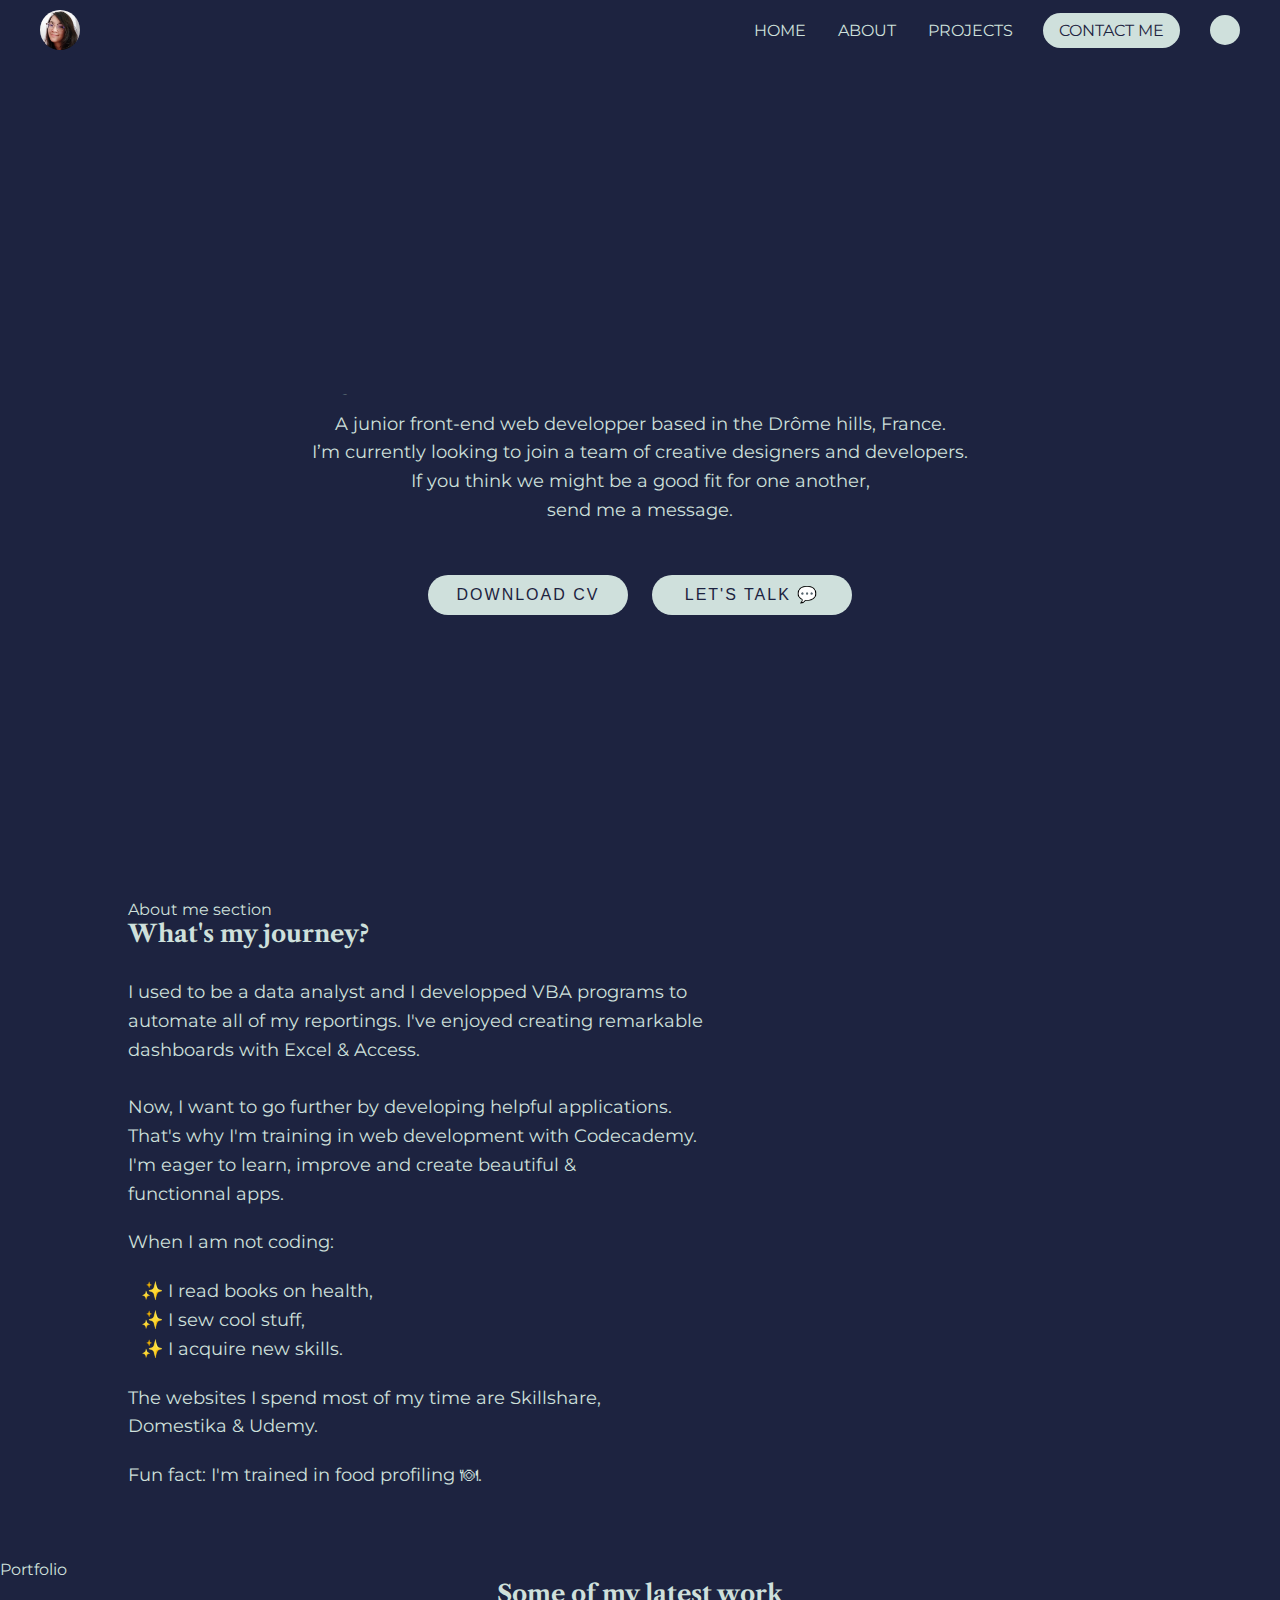
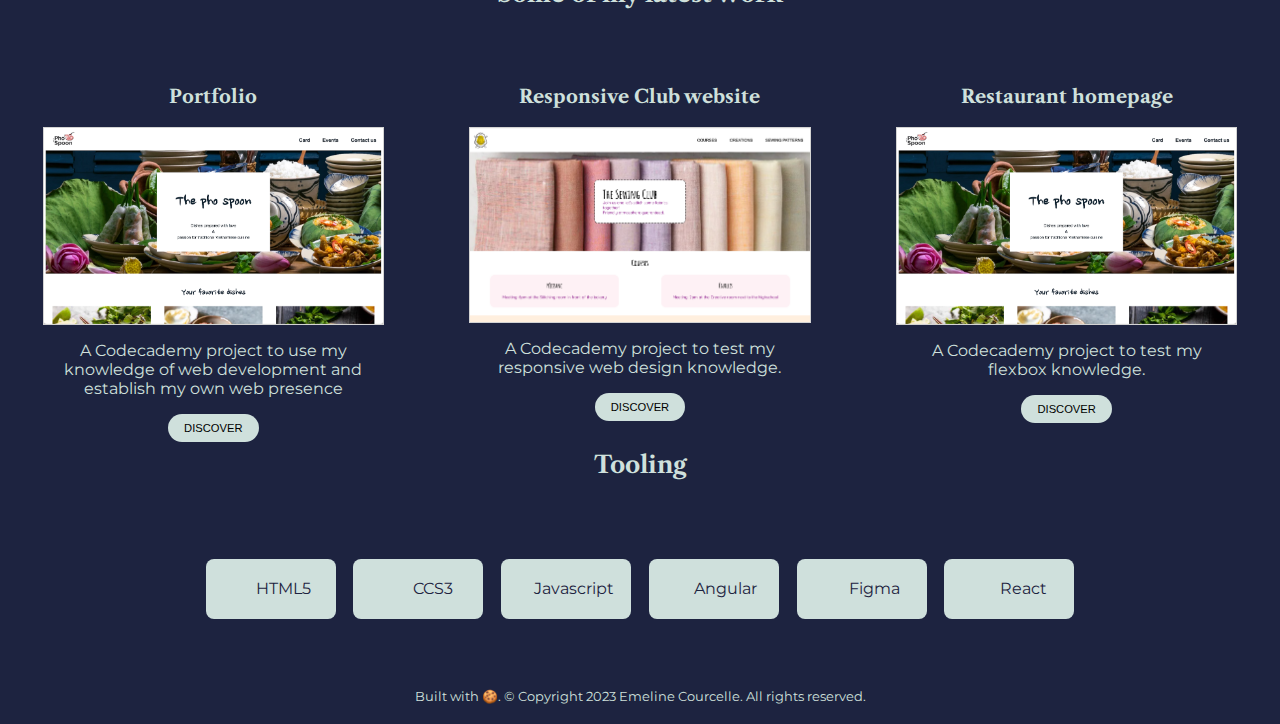
<file: index.html>
<!DOCTYPE html>
<html lang="en">
<head>
    <meta charset="UTF-8">
    <meta http-equiv="X-UA-Compatible" content="IE=edge">
    <meta name="viewport" content="width=device-width, initial-scale=1.0">
    <link href="style.css" rel="stylesheet">
    <link rel="preconnect" href="https://fonts.googleapis.com">
    <link rel="preconnect" href="https://fonts.gstatic.com" crossorigin>
    <link href="https://fonts.googleapis.com/css2?family=Libre+Caslon+Text:ital,wght@0,400;0,700;1,400&family=Montserrat:wght@300;400;600;800&display=swap" rel="stylesheet">
    <link rel="stylesheet" href="https://cdnjs.cloudflare.com/ajax/libs/font-awesome/6.4.0/css/all.min.css" integrity="sha512-iecdLmaskl7CVkqkXNQ/ZH/XLlvWZOJyj7Yy7tcenmpD1ypASozpmT/E0iPtmFIB46ZmdtAc9eNBvH0H/ZpiBw==" crossorigin="anonymous" referrerpolicy="no-referrer" />
    <title>Portfolio</title>
</head>
<body class="dark">
    <header>
        <div class="navbar">
            <div class="logo">
                <img class="header_logo-img" src="images/photo-profil - carre - petit.jpg" alt="Emeline Courcelle">
            </div>
            <div class="left_menu">
                <ul class="links">
                    <li><a href="hero">Home</a></li>
                    <li><a href="about">About</a></li>
                    <li><a href="projects">Projects</a></li>
                </ul>
                <a href="#" class="action_btn">Contact me</a>
                <div class="toggle_btn"><i class="fa-solid fa-bars"></i></div>
                <div class="theme-toggle-btn dark">
                    <i class="fas fa-moon"></i>
                </div>
            </div>
            
        </div>

        <div class="dropdown_menu open">
            <ul class="links">
                <li><a href="hero">Home</a></li>
                <li><a href="about">About</a></li>
                <li><a href="projects">Projects</a></li>
                <li><a href="#" class="action_btn">Contact me</a></li>
            </ul>
        </div>

        <script>
            // dropdown menu
            const toggleBtn = document.querySelector('.toggle_btn')
            const toggleBtnIcon = document.querySelector('.toggle_btn i')
            const dropDownMenu = document.querySelector('.dropdown_menu')

            toggleBtn.onclick = function () {
                dropDownMenu.classList.toggle('open')
                const isOpen = dropDownMenu.classList.contains('open')

                toggleBtnIcon.classList = isOpen
                    ? 'fa-solid fa-xmark'
                    : 'fa-solid fa-bars'
            }

            // dark mode
            const toggleDarkBtn = document.querySelector('.theme-toggle-btn')
            const body = document.querySelector('body')
            const toggleDarkBtnIcon = document.querySelector('.theme-toggle-btn i')

            toggleDarkBtn.addEventListener('click', function () {
                toggleDarkBtn.classList.toggle('dark')
                body.classList.toggle('dark')

                const isDark = toggleDarkBtn.classList.contains('dark')

                toggleDarkBtnIcon.classList = isDark
                    ? 'fas fa-sun'
                    : 'fas fa-moon'
            })
                
        </script>
    </header>

    <section id="hero" class="hero">
        <div class="container">
            <div class="info">
                <h1 class="hero-primary">Hey, I'm <span>Emeline Courcelle &#x1F44B;</span></h1>
                <p class="text-primary">A junior front-end web developper based in the Drôme hills, France.
                <br>I’m currently looking to join a team of creative designers and developers.
                <br>If you think we might be a good fit for one another,
                <br> send me a message. </p>
                <div class="hero_btn">
                    <button class="dl_cv">Download CV</button>
                    <button class="email"><a href="mailto:emeline.courcelle@gmail.com">Let's talk &#x1F4AC;</a></button>
                </div>
            </div>
        </div>
    </section>

    <section id="about" class="about">
        <span>About me section</span>
        <h2>What's my journey?</h2>
        
        <p>I used to be a data analyst and I developped VBA programs to automate all of my&nbsp;reportings.
            I've enjoyed creating remarkable dashboards with&nbsp;Excel&nbsp;&&nbsp;Access.<br><br>
            Now, I want to go further by developing helpful applications.<br>
            That's why I'm training in web development with&nbsp;Codecademy.<br>
            I'm eager to learn, improve and create beautiful & functionnal&nbsp;apps.<br>
        </p>
        <p>When I am not coding:</p>
        <ul class="sparkles">
            <li>I read books on health,</li>
            <li>I sew cool stuff,</li>
            <li>I acquire new skills.</li>
        </ul>

        <p>The websites I spend most of my time are Skillshare, Domestika&nbsp;&&nbsp;Udemy.</p>
        <p>Fun fact: I'm trained in food profiling &#x1F37D;.</p>
    </section>

    <section id="projects" class="projects">
        <span>Portfolio</span>
        <h2>Some of my latest work</h2>
        <div class="container">
            <div class="left project">
                <div class="sub-container">
                    <h3>Portfolio</h3>
                    <img class="project-picture" src="images/the-pho-spoon.png" alt="portfolio homepage">
                    <p>A Codecademy project to use my knowledge of web development and establish my own web presence</p>
                    <button>Discover</button>
                </div>
            </div>
            <div class="center project">
                <div class="sub-container">
                    <h3>Responsive Club website</h3>
                    <img class="project-picture" src="images/Sewing-club.png" alt="sewing club swebsie homepage">
                    <p>A Codecademy project to test my responsive web design knowledge.</p>
                    <button>Discover</button>
                </div>
            </div>
            <div class="right project">
                <div class="sub-container">
                    <h3>Restaurant homepage</h3>
                    <img class="project-picture" src="images/the-pho-spoon.png" alt="restaurant homepage project homepage">
                    <p>A Codecademy project to test my flexbox knowledge.</p>
                    <button>Discover</button>
                </div>
            </div>
        </div>
    </section>
    
    <section id="tooling" class="tooling">
        <h2>Tooling</h2>
        <div class="container">
            <div class="box-content">
                <div class="box-icon"><i class="fa-brands fa-html5"></i></div>
                <div class="box-text"><p>HTML5</p></div>
            </div>
            <div class="box-content">
                <div class="box-icon"><i class="fa-brands fa-css3-alt"></i></div>
                <div class="box-text"><p>CCS3</p></div>
            </div>
            <div class="box-content">
                <div class="box-icon"><i class="fa-brands fa-square-js"></i></div>
                <div class="box-text"><p>Javascript</p></div>
            </div>
            <div class="box-content">
                <div class="box-icon"><i class="fa-brands fa-angular"></i></div>
                <div class="box-text"><p>Angular</p></div>
            </div>
            <div class="box-content">
                <div class="box-icon"><i class="fa-brands fa-figma"></i></div>
                <div class="box-text"><p>Figma</p></div>
            </div>
            <div class="box-content">
                <div class="box-icon"><i class="fa-brands fa-react"></i></div>
                <div class="box-text"><p>React</p></div>
            </div>
        </div>
    </section>
    <footer>
        <p>Built with &#x1F36A;. © Copyright 2023 Emeline Courcelle. All rights reserved.</p>
    </footer>
</body>
</html>
</file>
<file: style.css>
/* BASES */
* {
    box-sizing: border-box;
    padding: 0;
    margin: 0;
    transition: color 0.1s ease, background-color 0.2s ease;
}

:root {
    --primary-color: antiquewhite;
    --secondary-color: #ffbfb0;
    --accent-color: #cfe0dc;
    --text-color: black;
}
/* COULEURS PALETTE 
rose : #ffbfb0
jaune: #fce4c1
vert : #cfe0dc
vert légèrement + foncé : #c0dad4
*/

html {
    scroll-behavior: smooth;
}

body {
    background-color: var(--primary-color);
    color : var(--text-color);
    font-family: 'Montserrat', 'Source Sans Pro', sans-serif;
    font-size: 16px;
}

body.dark {
    --primary-color:#1d2340;
    --secondary-color:#cfe0dc;
    --text-color: #cfe0dc;
    --btn-text-color: #1d2340;
}

h1 {
    font-family: 'Libre Caslon Text';
    font-size: 40px;
}

h2 {
    font-family: 'Libre Caslon Text';
    margin-bottom: 30px;
}

h3 {
    font-family: 'Libre Caslon Text';
}

a {
    text-decoration: none;
    font-size: 1rem;
    text-decoration: none;
    color: var(--text-color);
}

li {
    list-style: none;
}

img {
    width: 400px;
}

/* LIGHT & DARK MODE */
.theme-toggle-btn {
    position: relative;
    width: 30px;
    height: 30px;
    background-color: var(--secondary-color);
    padding: 5px;
    border-radius: 20px;
    display: flex;
    align-items: center;
    justify-content: space-between;
    margin-left: 30px;
}

.theme-toggle-btn i {
    font-size: 20px;
    color: var(--btn-text-color)
}

/* HEADER */
header {
    position: relative;
    padding: 0 2rem;
}

.navbar {
    width: 100%;
    height: 60px;
    max-width: 1200px;
    margin: 0 auto;
    display: flex;
    align-items: center;
    justify-content: space-between;
}

.navbar .logo {
    display: flex;
    flex-direction: column;
    justify-self: center;
}

.navbar .left_menu {
    display: flex;
    align-items: center;
    justify-content: center;
}

.navbar ul {
    margin-right: 30px;
}

.navbar .left_menu .links li {
    position: relative;
}

.navbar .left_menu .links li::before {
    content: '';
    position: absolute;
    bottom: -5px;
    left: 0;
    width: 0;
    height: 2px;
    background-color: var(--secondary-color);
    transition: 0.2s ease;
}

.navbar .left_menu .links li:hover::before {
    width: 100%;
}

.navbar .links {
    display: flex;
    gap: 2rem;
    text-transform: uppercase;
}

.navbar .toggle_btn {
    font-size: 1.5rem;
    cursor: pointer;
    display: none;
}

.header_logo-img {
    width: 40px;
    border-radius: 25px;
}

.action_btn {
    background-color: var(--secondary-color);
    color: var(--btn-text-color);
    padding: 0.5rem 1rem;
    border-radius: 20px;
    border: none;
    outline: none;
    font-size: 1rem;
    cursor: pointer;
    transform: scale 0.2 ease;
    text-transform: uppercase;
}

.action_btn:hover {
    scale: 1.05;
}

.action_btn:active {
    scale: 0.95;
}

.social {
    width: 40px;
}

/* CONTACT FORM */
.contact {
    background-position: center;
}
.contact_main-container {
    max-width: 120rem;
    margin: auto;
    width: 92%;
    /*background-color: grey;*/
}
.contact_form-label {
    margin-bottom: 0.9rem;
    display: block;
}
.contact_form-input {
    padding: 1rem;
    border-radius: 5px;
    border: 1px solid #FFF0E5; 
    font-size: 1rem;
    margin-bottom: 1.5rem;
    font-family: 'Source Sans Pro', sans-serif;
}
.contact label {
    border-bottom: 1px solid black;
}
.contact-btn {
    width: 30%;
    padding: 2rem 4rem;
}

/* DROPDOWN MENU */
.dropdown_menu {
    display: none;
    position: absolute;
    right: 2rem;
    top: 60px;
    width: 300px;
    height: 0;
    background-color: rgba(255, 255, 255, 0.3);
    backdrop-filter: blur(15px);
    overflow: hidden;
    border-radius: 10px;
    transition: height 0.2s cubic-bezier(0.175, 0.885, 0.32, 1.275);
}

.dropdown_menu.open {
    height: 240px;
}

.dropdown_menu li {
    padding: 0.7rem;
    display: flex;
    align-items: center;
    justify-content: center;
}

.dropdown_menu .action_btn {
    display: flex;
    justify-content: center;
    width: 100%;
}

/* RESPONSIVE DESIGN */
@media(max-width: 992px){
    .navbar .links,
    .navbar .action_btn {
        display: none;
    }

    .navbar .toggle_btn {
        display: block;
    }

    .dropdown_menu {
        display: block;
    }
}

@media(max-width: 576px){
    .dropdown_menu {
        left: 2rem;
        width: unset;
    }
}

/* HERO */
section#hero {
    height: calc(100vh - 60px);
    display: flex;
    align-items: center;
    justify-content: center;
    text-align: center;
}


#hero h1 {
    font-size: 3rem;
    margin-bottom: 1rem;
    position: relative;
}

.hero .hero-primary::before {
    content: '';
    position: absolute;
    top: 0;
    right: 0;
    width: 100%;
    height: 100%;
    background-color: var(--primary-color);
    animation: showRight 1s ease forwards;
    animation-delay: 0.4s;
}

/* KEYFRAMES ANIMATION */
@keyframes showRight {
    100% {
        width: 0;
    }
}

.hero{
    background-repeat: no-repeat;
    background-position: right;
    width: 100%;
    height: 750px;
}

.hero p {
    font-size: 18px;
    line-height: 1.6;
    margin-bottom: 40px;
}

.hero button{
    height: 40px;
    width: 200px;
    background-color: var(--accent-color);
    border: none;
    outline: none;
    border-radius: 25px;
    font-size: 1rem;
    text-transform: uppercase;
    letter-spacing: 2px;
    color: var(--btn-text-color);
    text-decoration: none;
    transform: scale 0.2 ease;
    margin: 10px;
}

.hero button a {
    color: var(--btn-text-color);
}

.hero button:hover {
scale: 1.05;
}

.hero button:active {
scale: 0.95;
}

/* ABOUT */

.about  {
    max-width: 45%;
    margin-left: 10%;
}

.about p,
.about ul {
    font-size: 18px;
    line-height: 1.6;
    margin-bottom: 20px;
}

.about li {
    list-style: "\2728  ";
}

.sparkles {
    padding-left: 40px;
}

/* PROJECTS */
.projects {
    padding: 50px 0;
}

.projects h2 {
    padding-bottom: 2rem;
    text-align: center;
}

.projects h3 {
    padding-bottom: 1.2rem;
}

.projects .container {
    height: 330px;
    display: grid;
    grid-template-columns: 1fr 1fr 1fr;
}

.projects .left,
.projects .center,
.projects .right {
    display: flex;
    align-items: center;
    justify-content: center;
}

.projects .sub-container {
    height: 300px;
    display: flex;
    flex-direction: column;
    align-items: center;
}

.projects img {
    width: 80%;
    border: 1px solid lightgrey;
}

.projects .sub-container p {
    min-width: 70%;
    max-width: 80%;
    padding : 1rem;
    text-align: center;
}

.projects .sub-container button {
    padding: 0.5rem 1rem;
    border-radius: 20px;
    border: none;
    outline: none;
    background-color: var(--accent-color);
    text-transform: uppercase;
    font-size: 0.7rem;
}

/* TOOLING */
.tooling {
    display: flex;
    flex-direction: column;
    align-items: center;
    justify-content: center;
}
.tooling .container {
    height: 100px;
    width: 70%;
    margin: 30px;
    padding: 0.3rem;
    border-radius: 20px;
    display: flex;
    align-items: center;
    justify-content: center;
    /* flex-wrap: wrap; */
}

.tooling .box-content {
    display: flex;
    align-items: center;
    justify-content: space-evenly;
    flex: 0 1 18%;
    height: 60px;
    border-radius: 8px;
    background-color: var(--accent-color);
    margin: 1%;
    width: 30%;
}

.tooling .box-icon {
    font-size: 25px;
    padding-left: 10px;
    color: var(--btn-text-color);
}

.tooling .box-text p {
    display: block;
    padding: 10px;
    color: var(--btn-text-color);
}

/* FOOTER */
footer p {
    margin: 20px;
    text-align: center;
    font-size: 0.8em;
}
</file>
